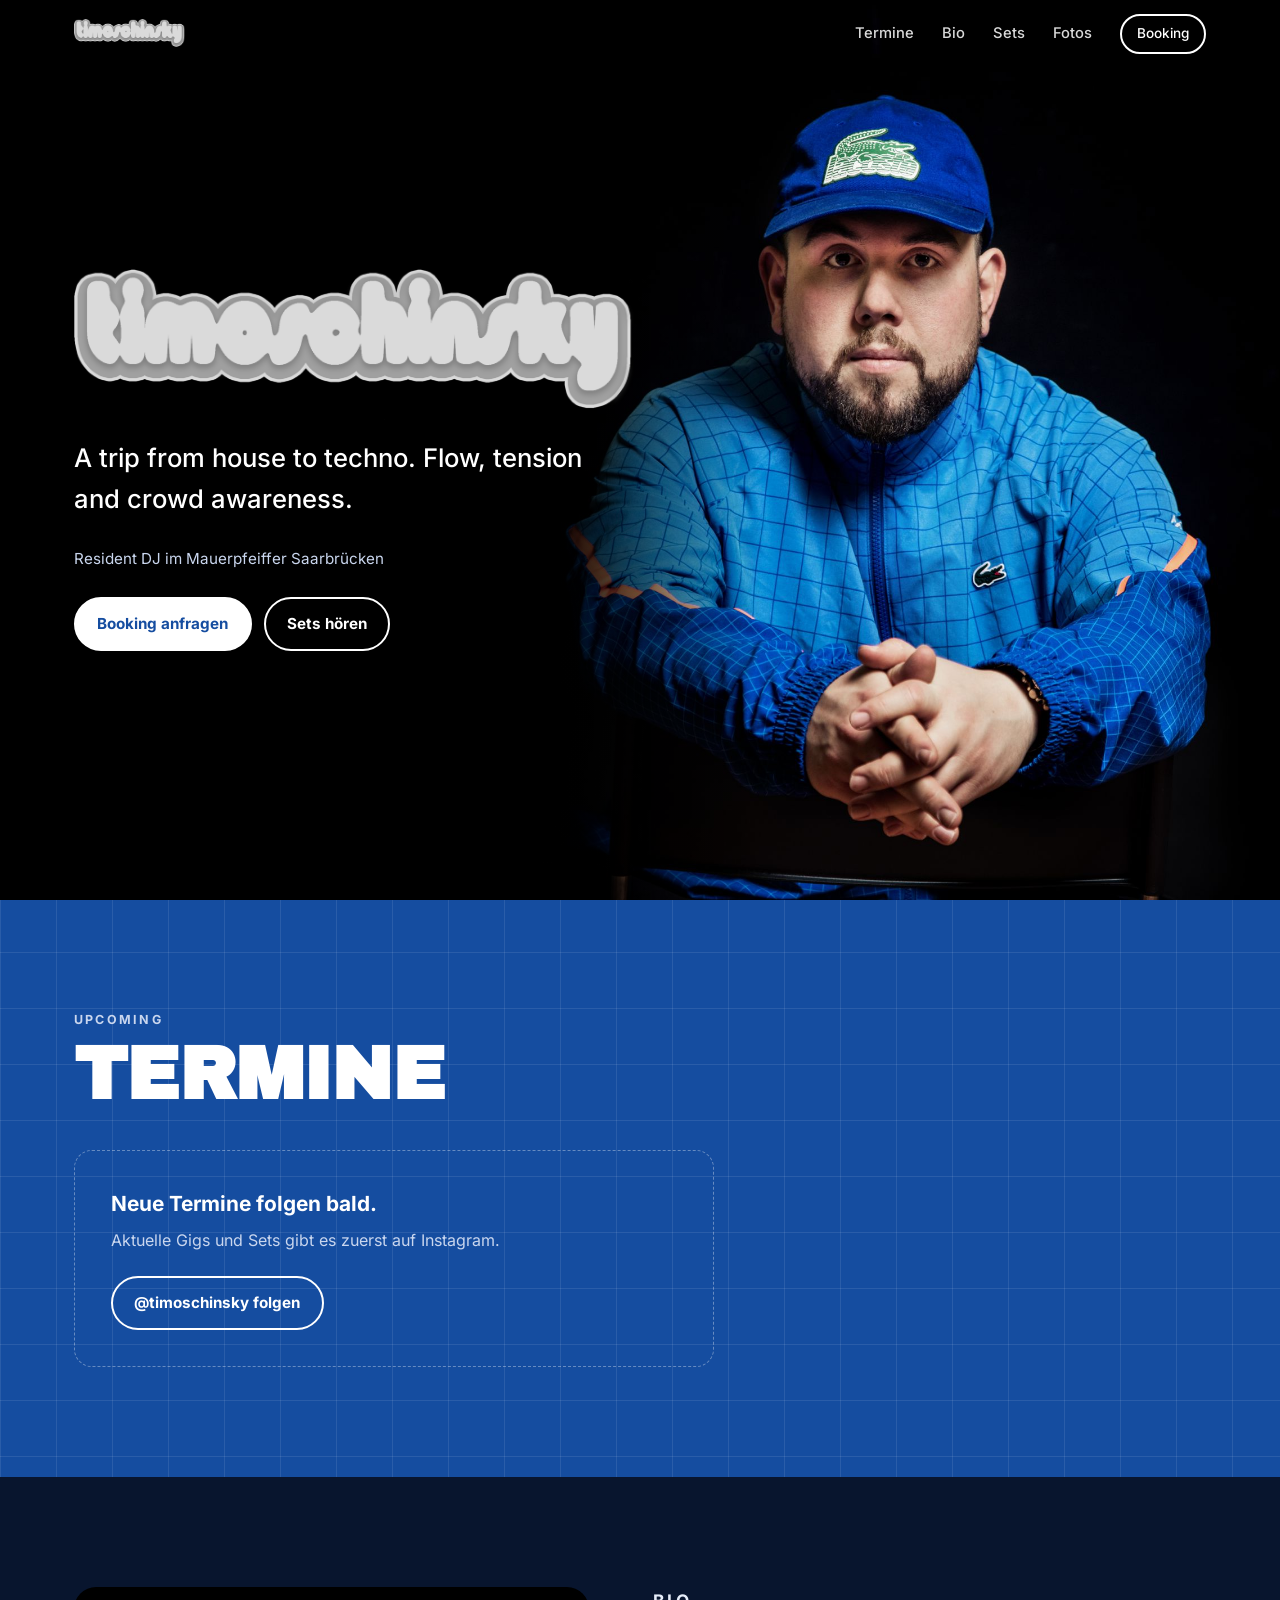
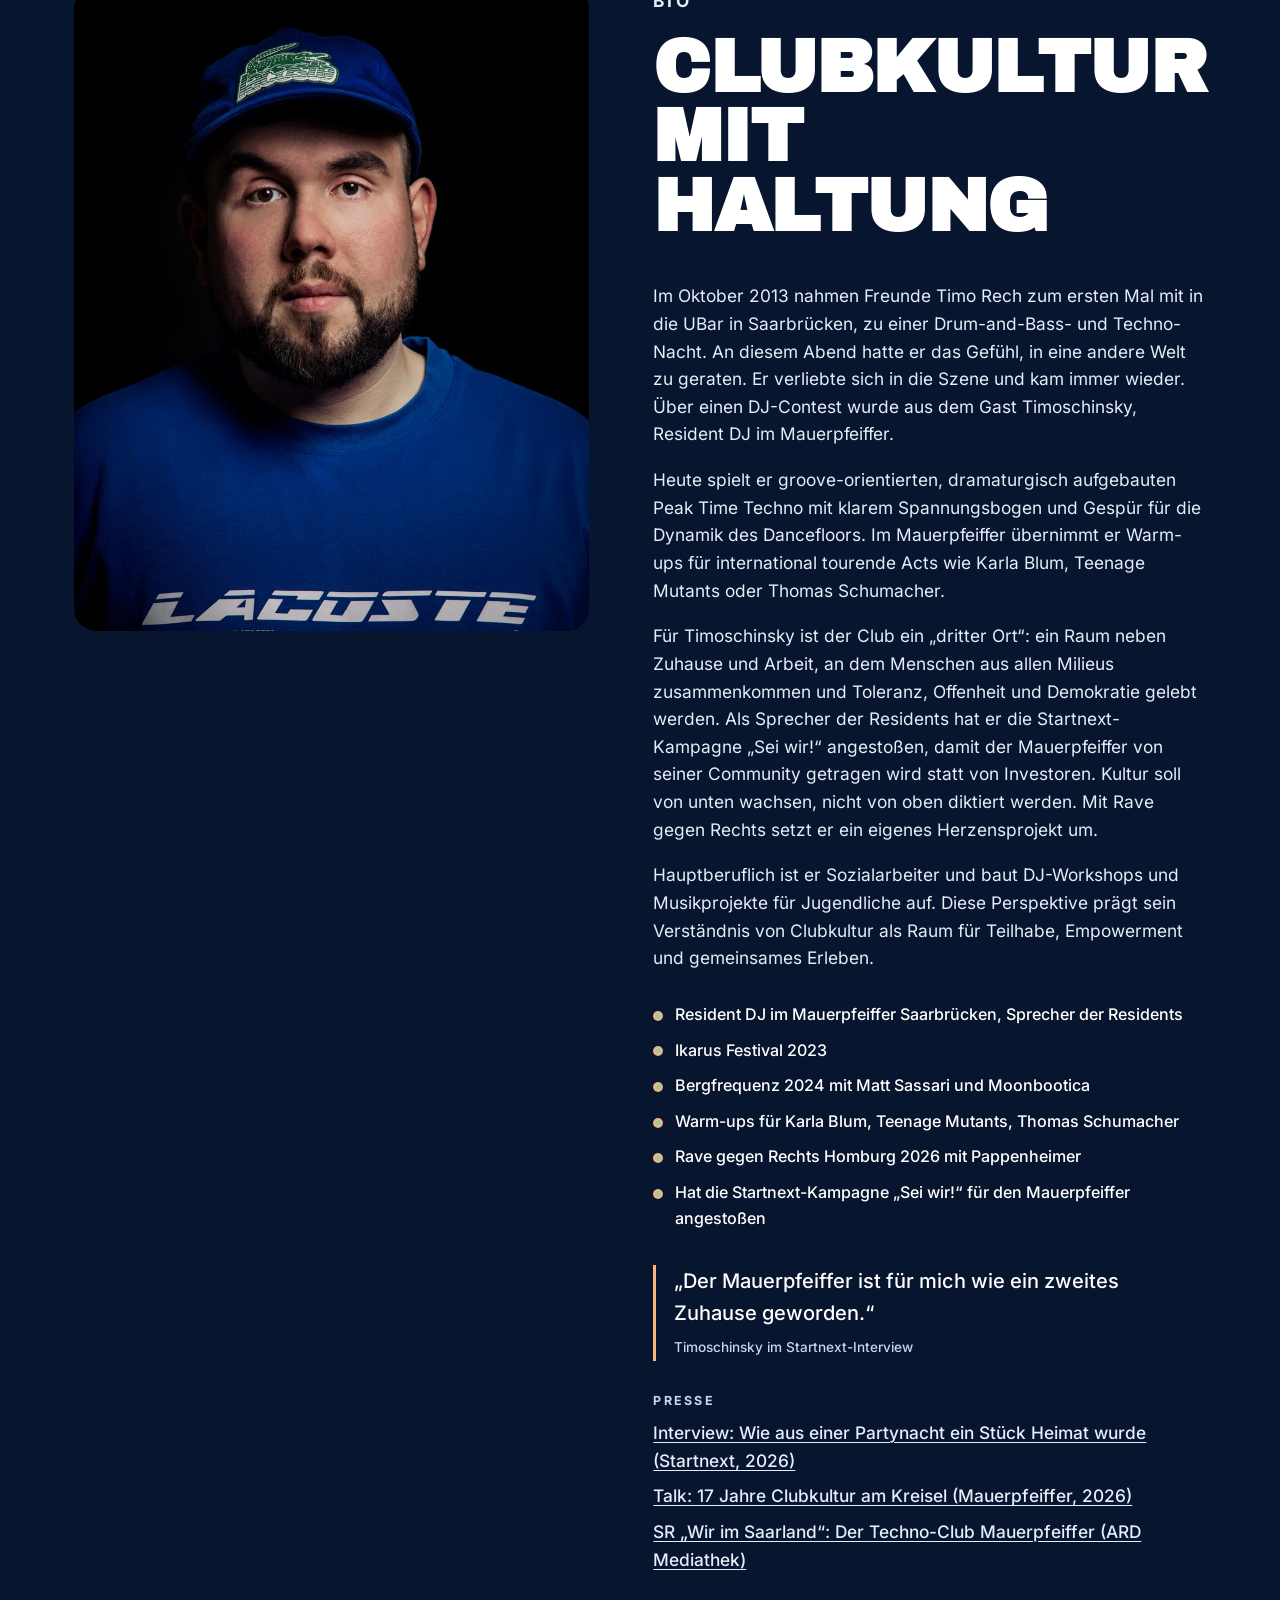
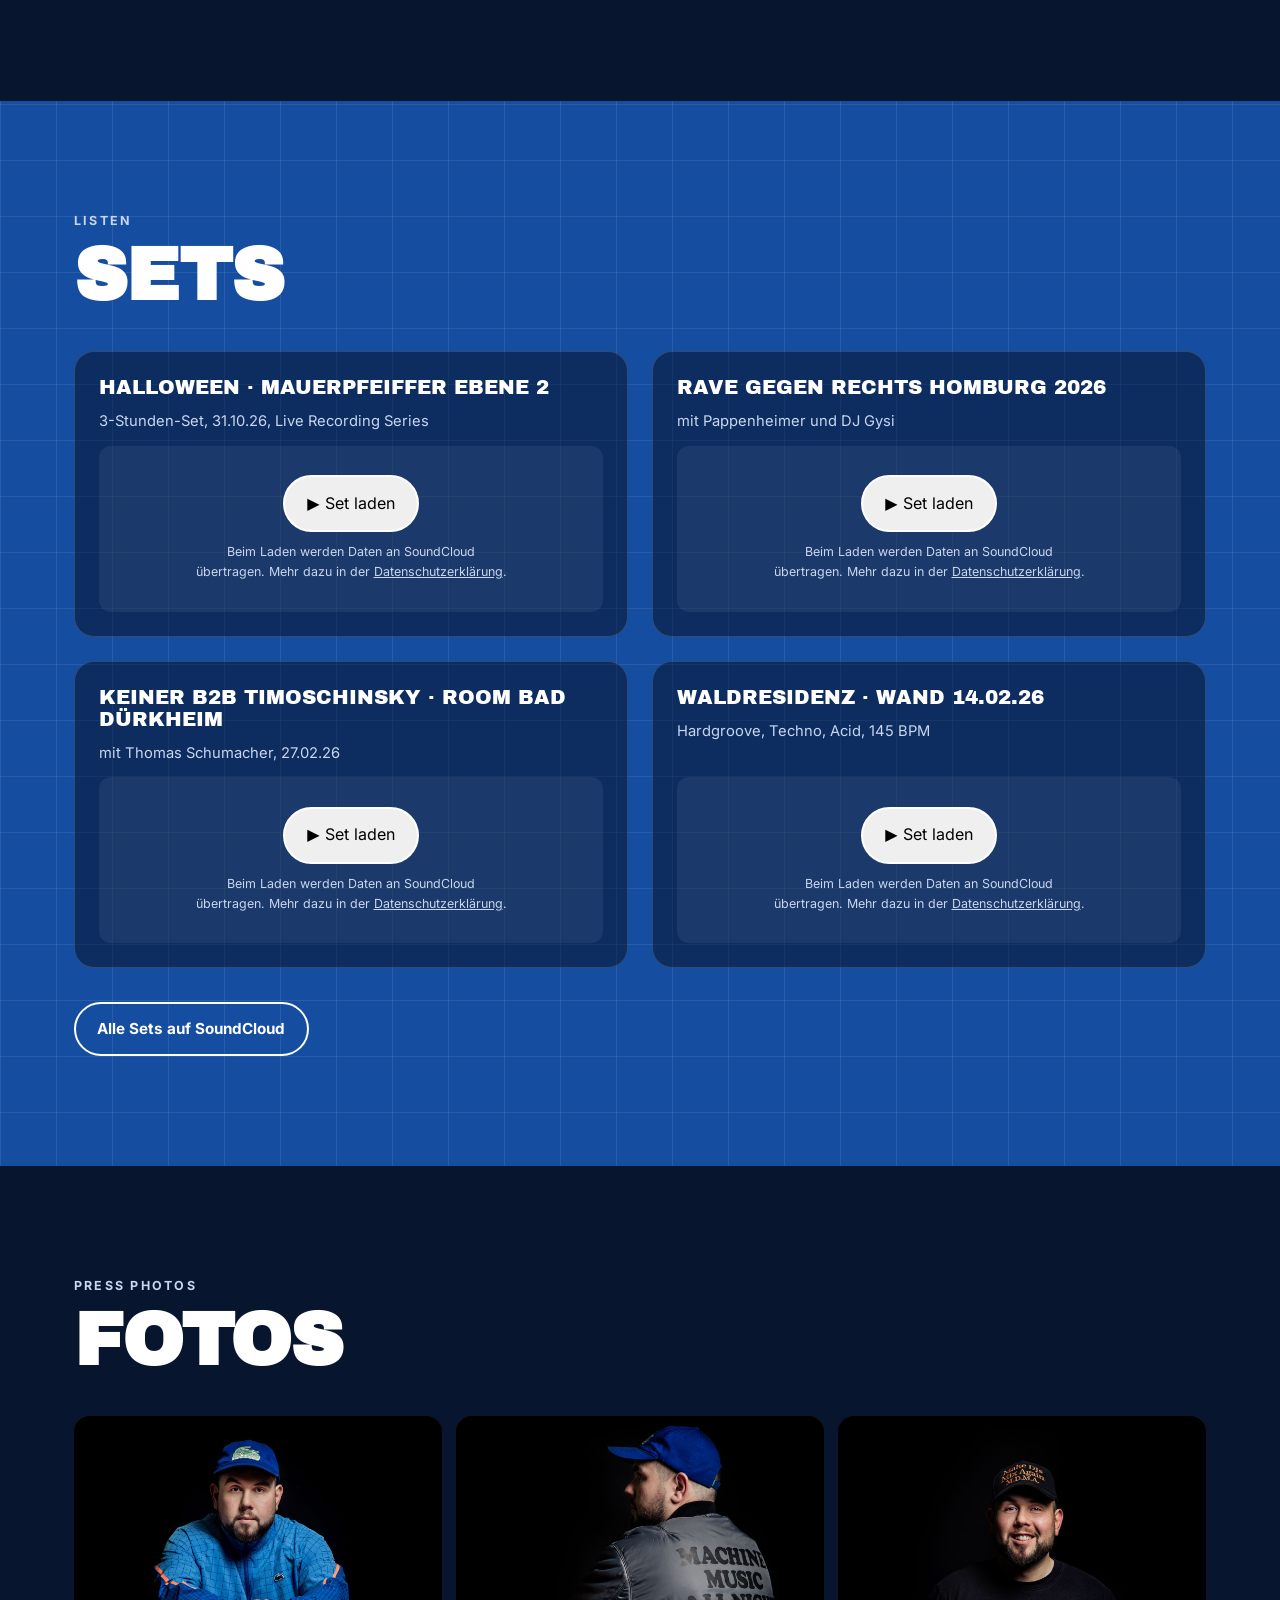
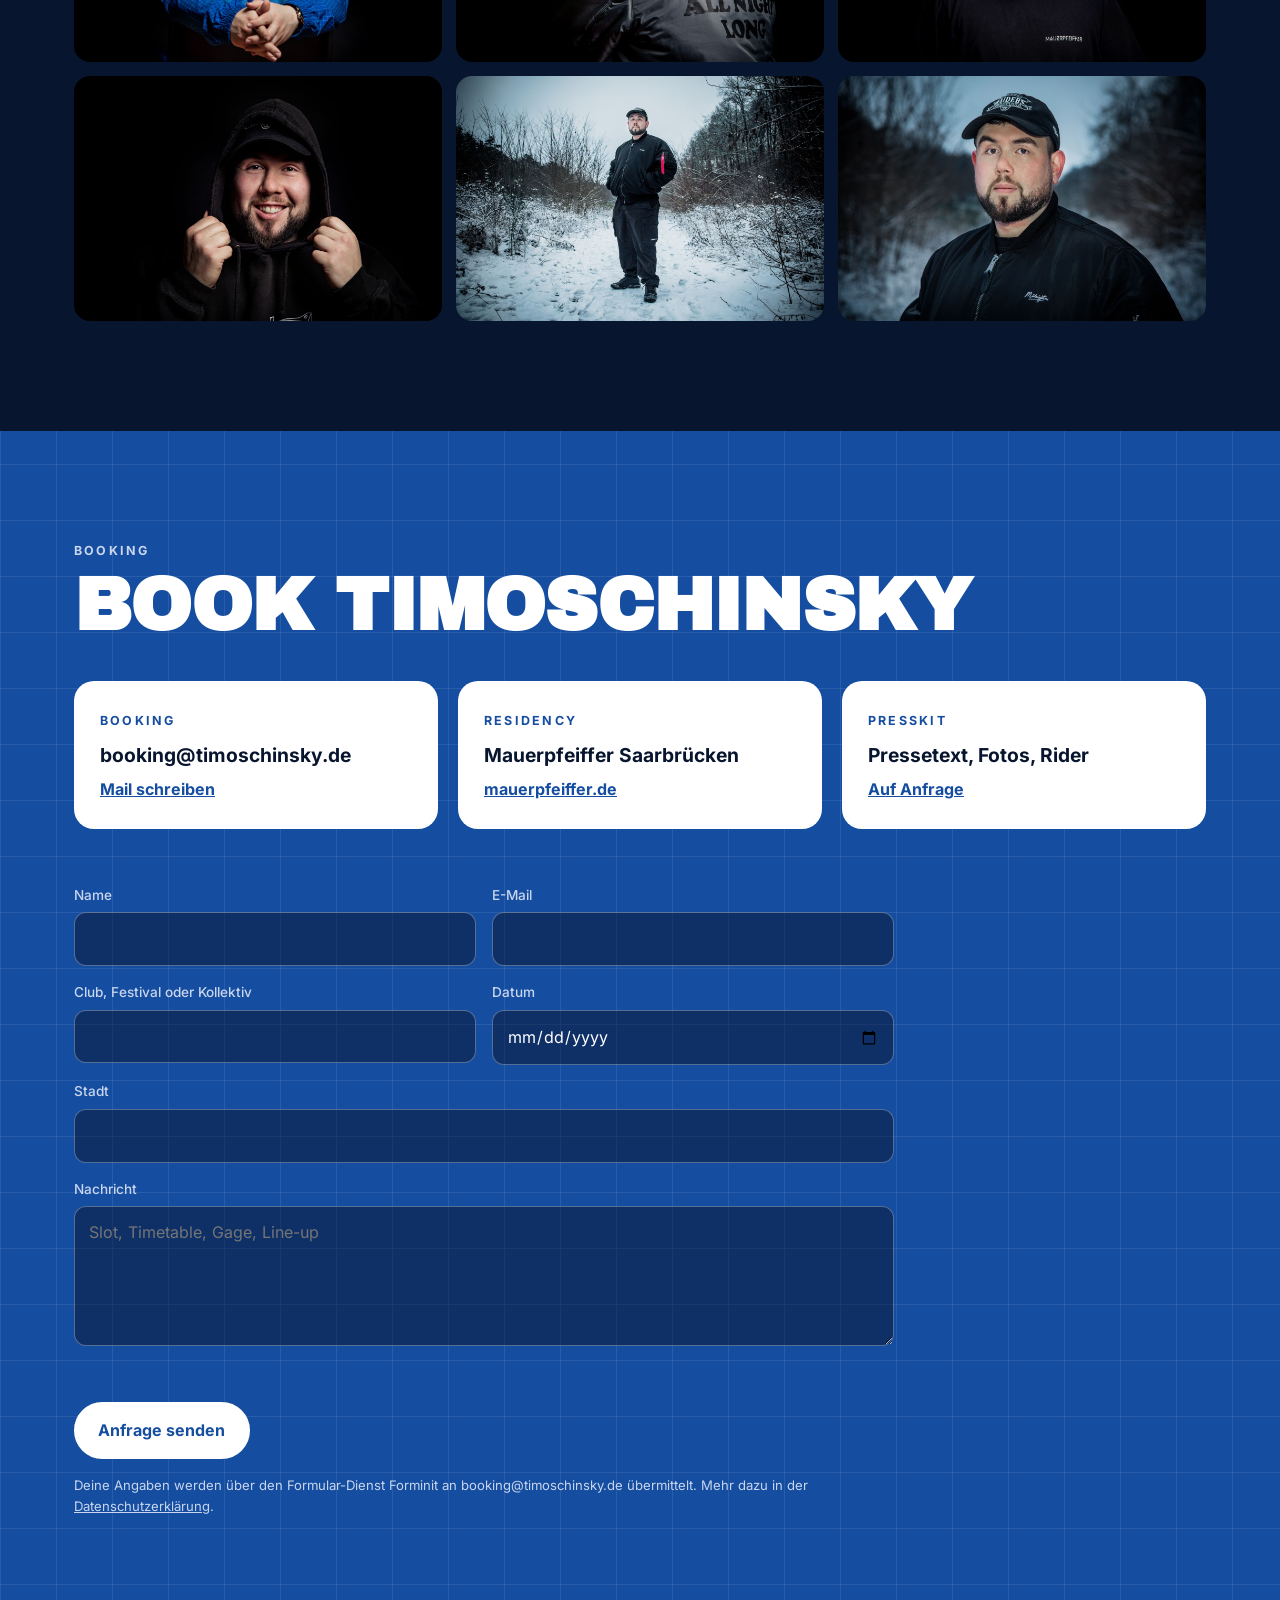
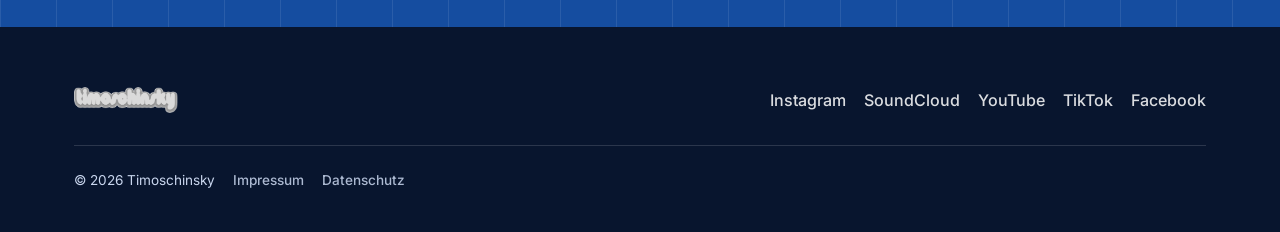
<file: index.html>
<!DOCTYPE html>
<html lang="de">
<head>
<meta charset="utf-8">
<meta name="viewport" content="width=device-width, initial-scale=1">
<title>Timoschinsky · Techno DJ · Resident im Mauerpfeiffer</title>
<meta name="description" content="Timoschinsky ist Resident DJ im Mauerpfeiffer Saarbrücken. Groove-orientierter Peak Time Techno mit klarem Spannungsbogen. Termine, Sets und Booking.">
<link rel="canonical" href="https://timoschinsky.de/">
<meta property="og:type" content="website">
<meta property="og:title" content="Timoschinsky · Techno DJ · Resident im Mauerpfeiffer">
<meta property="og:description" content="A trip from house to techno. Resident DJ im Mauerpfeiffer Saarbrücken.">
<meta property="og:image" content="https://timoschinsky.de/img/og.jpg">
<meta property="og:url" content="https://timoschinsky.de/">
<meta name="theme-color" content="#154da0">
<link rel="icon" type="image/png" href="img/favicon.png">
<link rel="apple-touch-icon" href="img/apple-touch-icon.png">
<link rel="preload" href="fonts/archivo-black.woff2" as="font" type="font/woff2" crossorigin>
<link rel="stylesheet" href="style.css">
<script type="application/ld+json">
{"@context":"https://schema.org","@type":"MusicGroup","name":"Timoschinsky","url":"https://timoschinsky.de/","genre":["Techno","Tech House","Hard Groove"],"image":"https://timoschinsky.de/img/og.jpg","sameAs":["https://www.instagram.com/timoschinsky","https://soundcloud.com/timoschinsky","https://www.youtube.com/@timoschinsky","https://www.tiktok.com/@timoschinsky","https://www.facebook.com/Timoschinsky/"]}
</script>
</head>
<body>
<a class="skip" href="#main">Zum Inhalt springen</a>

<header class="top" id="top">
  <div class="wrap">
    <a class="logo" href="#main" aria-label="Timoschinsky, zum Seitenanfang"><img src="img/logo.png" alt="Timoschinsky" width="1200" height="323"></a>
    <nav aria-label="Hauptnavigation">
      <a href="#gigs">Termine</a>
      <a href="#bio">Bio</a>
      <a href="#mixe">Sets</a>
      <a href="#fotos">Fotos</a>
      <a class="btn btn-ghost" href="#booking">Booking</a>
    </nav>
  </div>
</header>

<main id="main">
  <section class="hero" aria-label="Timoschinsky">
    <picture>
      <source media="(max-width:760px)" srcset="img/hero-m.jpg">
      <img src="img/hero.jpg" alt="Timoschinsky im blauen Trainingsanzug mit blauer Cap vor schwarzem Hintergrund" width="2400" height="1600" fetchpriority="high">
    </picture>
    <div class="wrap">
      <h1><img src="img/logo.png" alt="Timoschinsky" width="1200" height="323"></h1>
      <p class="claim">A trip from house to techno. Flow, tension and crowd awareness.</p>
      <p class="next" id="next-gig">Resident DJ im Mauerpfeiffer Saarbrücken</p>
      <div class="ctas">
        <a class="btn btn-solid" href="#booking">Booking anfragen</a>
        <a class="btn btn-ghost" href="#mixe">Sets hören</a>
      </div>
    </div>
  </section>

  <section id="gigs" class="reveal">
    <div class="wrap">
      <p class="kicker">Upcoming</p>
      <h2 class="display">Termine</h2>
      <div id="gig-out"></div>
    </div>
  </section>

  <section id="bio" class="bg-ink reveal">
    <div class="wrap bio-grid">
      <img src="img/bio.jpg" alt="Timoschinsky im Porträt mit blauer Cap und blauem Shirt" width="933" height="1400" loading="lazy">
      <div class="bio-text">
        <p class="kicker">Bio</p>
        <h2 class="display">Clubkultur mit Haltung</h2>
        <p>Im Oktober 2013 nahmen Freunde Timo Rech zum ersten Mal mit in die UBar in Saarbrücken, zu einer Drum-and-Bass- und Techno-Nacht. An diesem Abend hatte er das Gefühl, in eine andere Welt zu geraten. Er verliebte sich in die Szene und kam immer wieder. Über einen DJ-Contest wurde aus dem Gast Timoschinsky, Resident DJ im Mauerpfeiffer.</p>
        <p>Heute spielt er groove-orientierten, dramaturgisch aufgebauten Peak Time Techno mit klarem Spannungsbogen und Gespür für die Dynamik des Dancefloors. Im Mauerpfeiffer übernimmt er Warm-ups für international tourende Acts wie Karla Blum, Teenage Mutants oder Thomas Schumacher.</p>
        <p>Für Timoschinsky ist der Club ein „dritter Ort“: ein Raum neben Zuhause und Arbeit, an dem Menschen aus allen Milieus zusammenkommen und Toleranz, Offenheit und Demokratie gelebt werden. Als Sprecher der Residents hat er die Startnext-Kampagne „Sei wir!“ angestoßen, damit der Mauerpfeiffer von seiner Community getragen wird statt von Investoren. Kultur soll von unten wachsen, nicht von oben diktiert werden. Mit Rave gegen Rechts setzt er ein eigenes Herzensprojekt um.</p>
        <p>Hauptberuflich ist er Sozialarbeiter und baut DJ-Workshops und Musikprojekte für Jugendliche auf. Diese Perspektive prägt sein Verständnis von Clubkultur als Raum für Teilhabe, Empowerment und gemeinsames Erleben.</p>
        <ul class="facts">
          <li>Resident DJ im Mauerpfeiffer Saarbrücken, Sprecher der Residents</li>
          <li>Ikarus Festival 2023</li>
          <li>Bergfrequenz 2024 mit Matt Sassari und Moonbootica</li>
          <li>Warm-ups für Karla Blum, Teenage Mutants, Thomas Schumacher</li>
          <li>Rave gegen Rechts Homburg 2026 mit Pappenheimer</li>
          <li>Hat die Startnext-Kampagne „Sei wir!“ für den Mauerpfeiffer angestoßen</li>
        </ul>
        <blockquote>„Der Mauerpfeiffer ist für mich wie ein zweites Zuhause geworden.“<br><small style="font-size:.85rem;color:var(--mist)">Timoschinsky im Startnext-Interview</small></blockquote>
        <p class="press"><span class="kicker">Presse</span>
          <a href="https://www.startnext.com/blog/wie-aus-einer-partynacht-ein-stueck-heimat-wurde~ba1428.html" target="_blank" rel="noopener">Interview: Wie aus einer Partynacht ein Stück Heimat wurde (Startnext, 2026)</a>
          <a href="https://www.youtube.com/watch?v=RzB4oZA-DvM" target="_blank" rel="noopener">Talk: 17 Jahre Clubkultur am Kreisel (Mauerpfeiffer, 2026)</a>
          <a href="https://www.ardmediathek.de/video/wir-im-saarland-saar-nur/der-techno-club-mauerpfeiffer/sr/Y3JpZDovL3NyLW9ubGluZS5kZS9XSU1TXzE2MzYyMC9zZWN0aW9uLzU" target="_blank" rel="noopener">SR „Wir im Saarland“: Der Techno-Club Mauerpfeiffer (ARD Mediathek)</a>
        </p>
      </div>
    </div>
  </section>

  <section id="mixe" class="reveal">
    <div class="wrap">
      <p class="kicker">Listen</p>
      <h2 class="display">Sets</h2>
      <div class="mix-grid">
        <article class="mix">
          <h3>Halloween · Mauerpfeiffer Ebene 2</h3>
          <p>3-Stunden-Set, 31.10.26, Live Recording Series</p>
          <div class="embed" data-src="https://soundcloud.com/mauerpfeiffer/timoschinsky-mauerpfeiffer-1"></div>
        </article>
        <article class="mix">
          <h3>Rave gegen Rechts Homburg 2026</h3>
          <p>mit Pappenheimer und DJ Gysi</p>
          <div class="embed" data-src="https://soundcloud.com/timoschinsky/timoschinsky-rave-gegen-rechts"></div>
        </article>
        <article class="mix">
          <h3>Keiner b2b Timoschinsky · Room Bad Dürkheim</h3>
          <p>mit Thomas Schumacher, 27.02.26</p>
          <div class="embed" data-src="https://soundcloud.com/timoschinsky/keiner-b2b-timoschinsky-room-1"></div>
        </article>
        <article class="mix">
          <h3>Waldresidenz · Wand 14.02.26</h3>
          <p>Hardgroove, Techno, Acid, 145 BPM</p>
          <div class="embed" data-src="https://soundcloud.com/timoschinsky/timoschinsky-waldresidenz-wand"></div>
        </article>
        
      </div>
      <p class="more"><a class="btn btn-ghost" href="https://soundcloud.com/timoschinsky" target="_blank" rel="noopener">Alle Sets auf SoundCloud</a></p>
    </div>
  </section>

  <section id="fotos" class="bg-ink reveal" aria-label="Fotos">
    <div class="wrap">
      <p class="kicker">Press photos</p>
      <h2 class="display">Fotos</h2>
      <div class="gallery">
        <img src="img/g1.jpg" alt="Timoschinsky im blauen Trainingsanzug mit blauer Cap, Hände gefaltet" loading="lazy" width="1400" height="933">
        <img src="img/g2.jpg" alt="Timoschinsky von hinten, Jacke mit Aufschrift Machine Music All Night Long" loading="lazy" width="1400" height="933">
        <img src="img/g3.jpg" alt="Timoschinsky lachend mit Cap im schwarzen Shirt" loading="lazy" width="1400" height="933">
        <img src="img/g4.jpg" alt="Timoschinsky mit Kapuze, lachend" loading="lazy" width="1400" height="933">
        <img src="img/g5.jpg" alt="Timoschinsky im Schnee auf einem Waldweg" loading="lazy" width="1400" height="933">
        <img src="img/g6.jpg" alt="Timoschinsky im Porträt im Winterwald" loading="lazy" width="1400" height="933">
      </div>
    </div>
  </section>

  <section id="booking" class="booking reveal">
    <div class="wrap">
      <p class="kicker">Booking</p>
      <h2 class="display">Book Timoschinsky</h2>
      <div class="cards">
        <div class="card">
          <span class="kicker">Booking</span>
          <b>booking@timoschinsky.de</b>
          <a href="mailto:booking@timoschinsky.de?subject=Booking-Anfrage%20Timoschinsky">Mail schreiben</a>
        </div>
        <div class="card">
          <span class="kicker">Residency</span>
          <b>Mauerpfeiffer Saarbrücken</b>
          <a href="https://mauerpfeiffer.de/" target="_blank" rel="noopener">mauerpfeiffer.de</a>
        </div>
        <div class="card">
          <span class="kicker">Presskit</span>
          <b>Pressetext, Fotos, Rider</b>
          <a href="mailto:booking@timoschinsky.de?subject=Presskit%20Timoschinsky">Auf Anfrage</a>
        </div>
      </div>

      <form id="booking-form" novalidate>
        <div><label for="f-name">Name</label><input id="f-name" name="fi-sender-fullName" autocomplete="name" required></div>
        <div><label for="f-email">E-Mail</label><input id="f-email" name="fi-sender-email" type="email" autocomplete="email" required></div>
        <div><label for="f-org">Club, Festival oder Kollektiv</label><input id="f-org" name="fi-text-organization" required></div>
        <div><label for="f-date">Datum</label><input id="f-date" name="fi-date-eventdate" type="date"></div>
        <div class="full"><label for="f-city">Stadt</label><input id="f-city" name="fi-text-city"></div>
        <div class="full"><label for="f-msg">Nachricht</label><textarea id="f-msg" name="fi-text-message" placeholder="Slot, Timetable, Gage, Line-up" required></textarea></div>
        <p class="full note" id="f-error" role="alert"></p>
        <p class="full note" id="f-ok" role="status" style="color:#fff;font-weight:700"></p>
        <button class="btn btn-solid" type="submit" id="f-submit">Anfrage senden</button>
        <p class="full note">Deine Angaben werden über den Formular-Dienst Forminit an booking@timoschinsky.de übermittelt. Mehr dazu in der <a href="datenschutz.html">Datenschutzerklärung</a>.</p>
      </form>
    </div>
  </section>
</main>

<footer>
  <div class="wrap">
    <img src="img/logo.png" alt="Timoschinsky" width="1200" height="323" loading="lazy">
    <nav class="socials" aria-label="Social Media">
      <a href="https://www.instagram.com/timoschinsky" target="_blank" rel="noopener">Instagram</a>
      <a href="https://soundcloud.com/timoschinsky" target="_blank" rel="noopener">SoundCloud</a>
      <a href="https://www.youtube.com/@timoschinsky" target="_blank" rel="noopener">YouTube</a>
      <a href="https://www.tiktok.com/@timoschinsky" target="_blank" rel="noopener">TikTok</a>
      <a href="https://www.facebook.com/Timoschinsky/" target="_blank" rel="noopener">Facebook</a>
    </nav>
    <div class="legal"><span>© <span id="yr">2026</span> Timoschinsky</span><a href="impressum.html">Impressum</a><a href="datenschutz.html">Datenschutz</a></div>
  </div>
</footer>

<script src="gigs.js"></script>
<script src="forminit.js"></script>
<script src="main.js"></script>
</body>
</html>
</file>
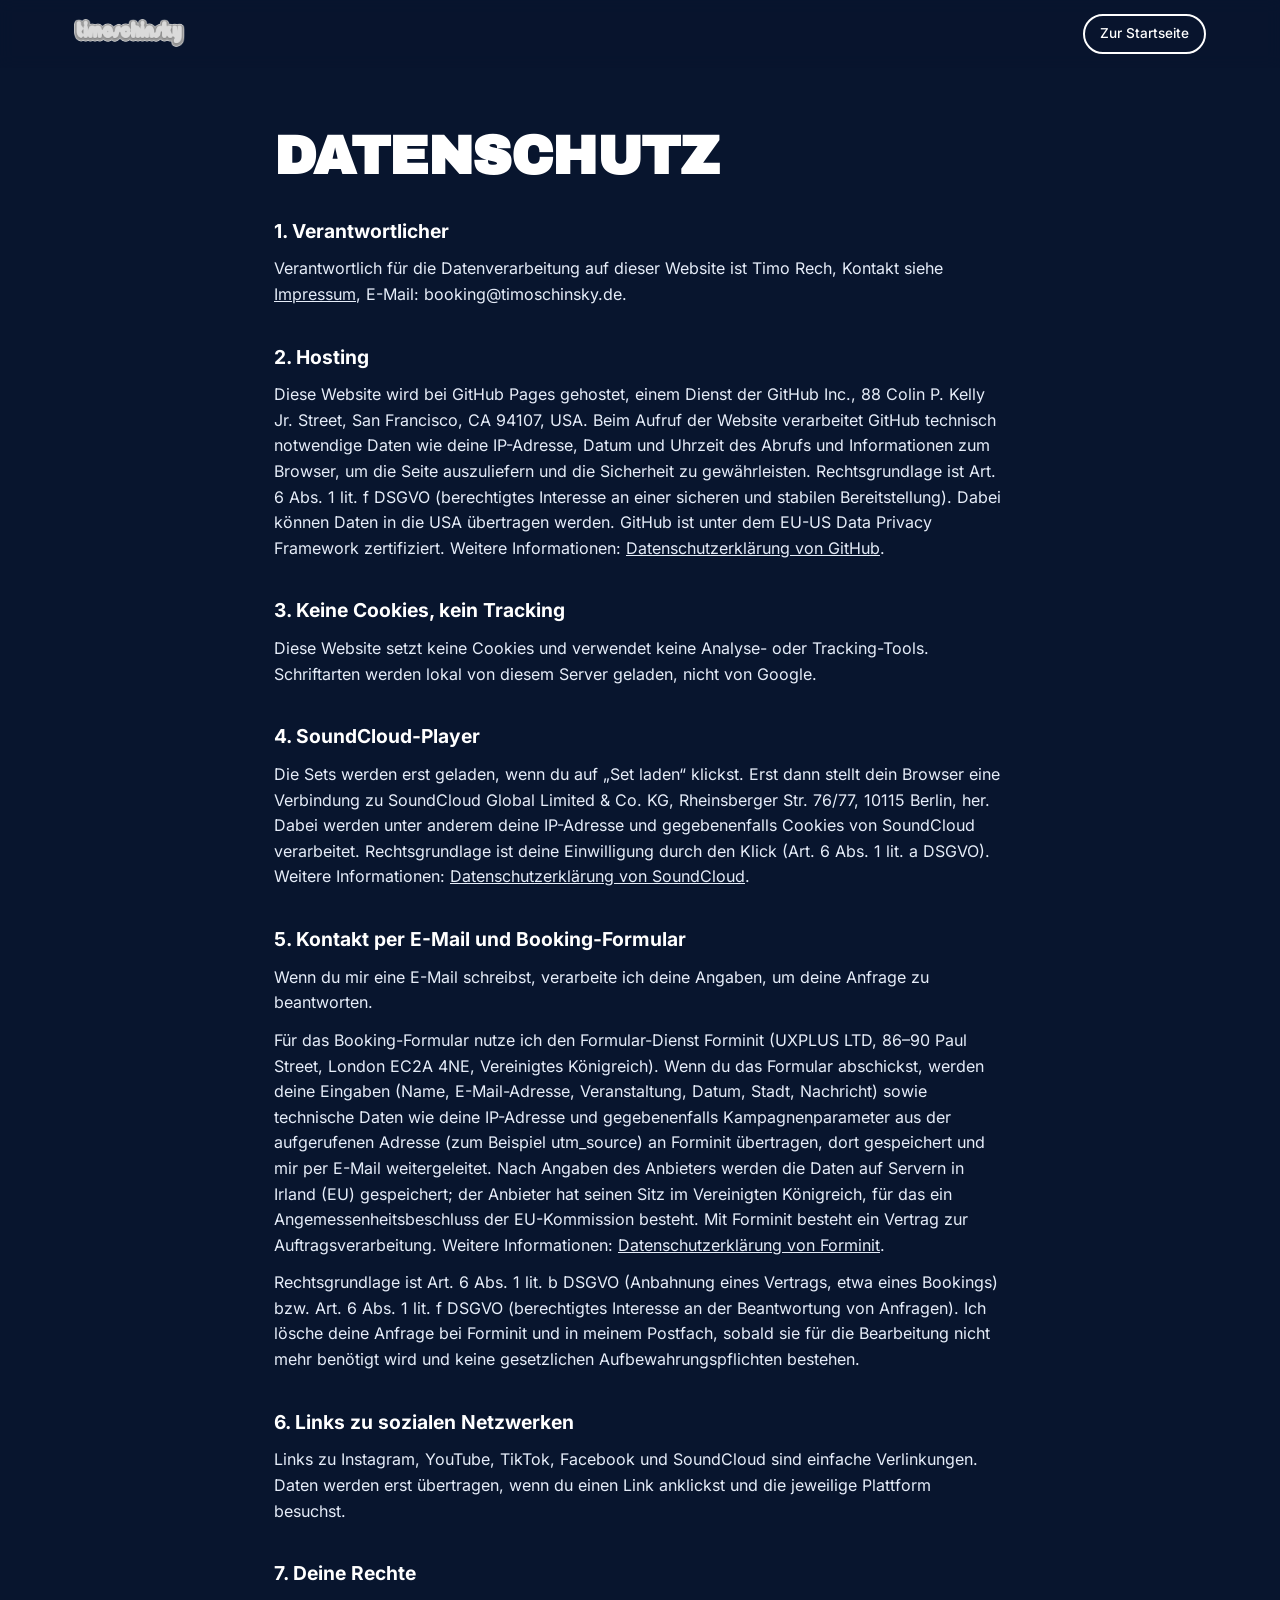
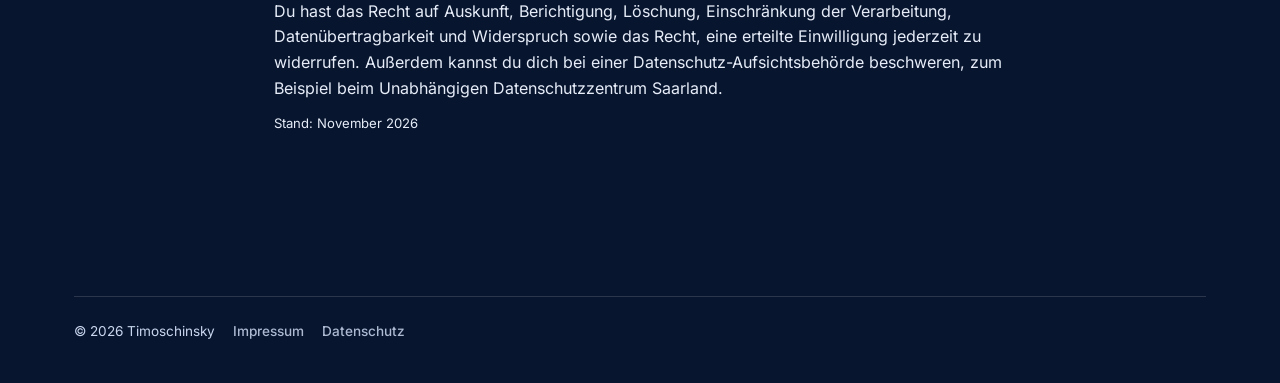
<file: datenschutz.html>
<!DOCTYPE html>
<html lang="de"><head><meta charset="utf-8"><meta name="viewport" content="width=device-width, initial-scale=1">
<title>Datenschutz · Timoschinsky</title><meta name="robots" content="noindex">
<link rel="icon" type="image/png" href="img/favicon.png"><link rel="stylesheet" href="style.css"></head>
<body><header class="top scrolled"><div class="wrap"><a class="logo" href="index.html"><img src="img/logo.png" alt="Timoschinsky, zur Startseite" width="1200" height="323"></a>
<nav><a class="btn btn-ghost" href="index.html">Zur Startseite</a></nav></div></header>
<main class="page bg-ink"><div class="wrap"><h1 class="display">Datenschutz</h1>
<h2>1. Verantwortlicher</h2>
<p>Verantwortlich für die Datenverarbeitung auf dieser Website ist Timo Rech, Kontakt siehe <a href="impressum.html">Impressum</a>, E-Mail: booking@timoschinsky.de.</p>
<h2>2. Hosting</h2>
<p>Diese Website wird bei GitHub Pages gehostet, einem Dienst der GitHub Inc., 88 Colin P. Kelly Jr. Street, San Francisco, CA 94107, USA. Beim Aufruf der Website verarbeitet GitHub technisch notwendige Daten wie deine IP-Adresse, Datum und Uhrzeit des Abrufs und Informationen zum Browser, um die Seite auszuliefern und die Sicherheit zu gewährleisten. Rechtsgrundlage ist Art. 6 Abs. 1 lit. f DSGVO (berechtigtes Interesse an einer sicheren und stabilen Bereitstellung). Dabei können Daten in die USA übertragen werden. GitHub ist unter dem EU-US Data Privacy Framework zertifiziert. Weitere Informationen: <a href="https://docs.github.com/de/site-policy/privacy-policies/github-general-privacy-statement" target="_blank" rel="noopener">Datenschutzerklärung von GitHub</a>.</p>
<h2>3. Keine Cookies, kein Tracking</h2>
<p>Diese Website setzt keine Cookies und verwendet keine Analyse- oder Tracking-Tools. Schriftarten werden lokal von diesem Server geladen, nicht von Google.</p>
<h2>4. SoundCloud-Player</h2>
<p>Die Sets werden erst geladen, wenn du auf „Set laden“ klickst. Erst dann stellt dein Browser eine Verbindung zu SoundCloud Global Limited &amp; Co. KG, Rheinsberger Str. 76/77, 10115 Berlin, her. Dabei werden unter anderem deine IP-Adresse und gegebenenfalls Cookies von SoundCloud verarbeitet. Rechtsgrundlage ist deine Einwilligung durch den Klick (Art. 6 Abs. 1 lit. a DSGVO). Weitere Informationen: <a href="https://soundcloud.com/pages/privacy" target="_blank" rel="noopener">Datenschutzerklärung von SoundCloud</a>.</p>
<h2>5. Kontakt per E-Mail und Booking-Formular</h2>
<p>Wenn du mir eine E-Mail schreibst, verarbeite ich deine Angaben, um deine Anfrage zu beantworten.</p>
<p>Für das Booking-Formular nutze ich den Formular-Dienst Forminit (UXPLUS LTD, 86–90 Paul Street, London EC2A 4NE, Vereinigtes Königreich). Wenn du das Formular abschickst, werden deine Eingaben (Name, E-Mail-Adresse, Veranstaltung, Datum, Stadt, Nachricht) sowie technische Daten wie deine IP-Adresse und gegebenenfalls Kampagnenparameter aus der aufgerufenen Adresse (zum Beispiel utm_source) an Forminit übertragen, dort gespeichert und mir per E-Mail weitergeleitet. Nach Angaben des Anbieters werden die Daten auf Servern in Irland (EU) gespeichert; der Anbieter hat seinen Sitz im Vereinigten Königreich, für das ein Angemessenheitsbeschluss der EU-Kommission besteht. Mit Forminit besteht ein Vertrag zur Auftragsverarbeitung. Weitere Informationen: <a href="https://forminit.com/privacy-policy/" target="_blank" rel="noopener">Datenschutzerklärung von Forminit</a>.</p>
<p>Rechtsgrundlage ist Art. 6 Abs. 1 lit. b DSGVO (Anbahnung eines Vertrags, etwa eines Bookings) bzw. Art. 6 Abs. 1 lit. f DSGVO (berechtigtes Interesse an der Beantwortung von Anfragen). Ich lösche deine Anfrage bei Forminit und in meinem Postfach, sobald sie für die Bearbeitung nicht mehr benötigt wird und keine gesetzlichen Aufbewahrungspflichten bestehen.</p>
<h2>6. Links zu sozialen Netzwerken</h2>
<p>Links zu Instagram, YouTube, TikTok, Facebook und SoundCloud sind einfache Verlinkungen. Daten werden erst übertragen, wenn du einen Link anklickst und die jeweilige Plattform besuchst.</p>
<h2>7. Deine Rechte</h2>
<p>Du hast das Recht auf Auskunft, Berichtigung, Löschung, Einschränkung der Verarbeitung, Datenübertragbarkeit und Widerspruch sowie das Recht, eine erteilte Einwilligung jederzeit zu widerrufen. Außerdem kannst du dich bei einer Datenschutz-Aufsichtsbehörde beschweren, zum Beispiel beim Unabhängigen Datenschutzzentrum Saarland.</p>
<p class="note">Stand: November 2026</p>
</div></main><footer><div class="wrap"><div class="legal"><span>© 2026 Timoschinsky</span><a href="impressum.html">Impressum</a><a href="datenschutz.html">Datenschutz</a></div></div></footer></body></html>
</file>
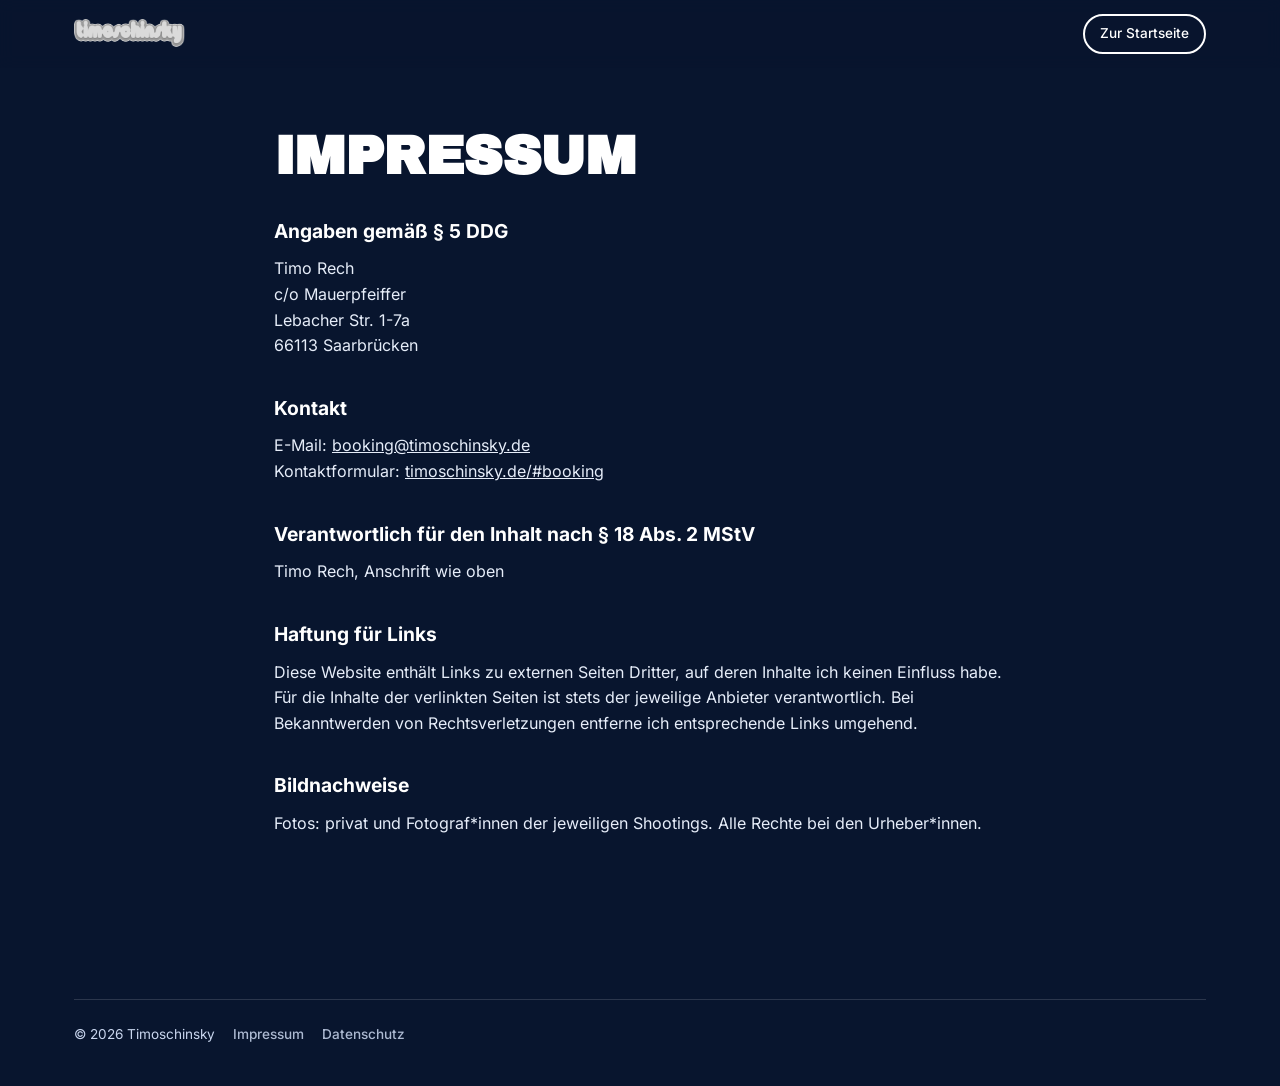
<file: impressum.html>
<!DOCTYPE html>
<html lang="de"><head><meta charset="utf-8"><meta name="viewport" content="width=device-width, initial-scale=1">
<title>Impressum · Timoschinsky</title><meta name="robots" content="noindex">
<link rel="icon" type="image/png" href="img/favicon.png"><link rel="stylesheet" href="style.css"></head>
<body><header class="top scrolled"><div class="wrap"><a class="logo" href="index.html"><img src="img/logo.png" alt="Timoschinsky, zur Startseite" width="1200" height="323"></a>
<nav><a class="btn btn-ghost" href="index.html">Zur Startseite</a></nav></div></header>
<main class="page bg-ink"><div class="wrap"><h1 class="display">Impressum</h1>
<h2>Angaben gemäß § 5 DDG</h2>
<p>Timo Rech<br>c/o Mauerpfeiffer<br>Lebacher Str. 1-7a<br>66113 Saarbrücken</p>
<h2>Kontakt</h2>
<p>E-Mail: <a href="mailto:booking@timoschinsky.de">booking@timoschinsky.de</a><br>Kontaktformular: <a href="index.html#booking">timoschinsky.de/#booking</a></p>
<h2>Verantwortlich für den Inhalt nach § 18 Abs. 2 MStV</h2>
<p>Timo Rech, Anschrift wie oben</p>
<h2>Haftung für Links</h2>
<p>Diese Website enthält Links zu externen Seiten Dritter, auf deren Inhalte ich keinen Einfluss habe. Für die Inhalte der verlinkten Seiten ist stets der jeweilige Anbieter verantwortlich. Bei Bekanntwerden von Rechtsverletzungen entferne ich entsprechende Links umgehend.</p>
<h2>Bildnachweise</h2>
<p>Fotos: privat und Fotograf*innen der jeweiligen Shootings. Alle Rechte bei den Urheber*innen.</p>
</div></main><footer><div class="wrap"><div class="legal"><span>© 2026 Timoschinsky</span><a href="impressum.html">Impressum</a><a href="datenschutz.html">Datenschutz</a></div></div></footer></body></html>
</file>
<file: style.css>
@font-face{font-family:"Archivo Black";src:url(fonts/archivo-black.woff2) format("woff2");font-display:swap}
@font-face{font-family:Inter;src:url(fonts/inter-400.woff2) format("woff2");font-weight:400;font-display:swap}
@font-face{font-family:Inter;src:url(fonts/inter-500.woff2) format("woff2");font-weight:500;font-display:swap}
@font-face{font-family:Inter;src:url(fonts/inter-700.woff2) format("woff2");font-weight:700;font-display:swap}

:root{
  --blue:#154da0;
  --blue-deep:#0d3576;
  --ink:#08152e;
  --white:#ffffff;
  --mist:#c9d6ee;
  --line:rgba(255,255,255,.14);
  --violet:#8a7bff;
  --orange:#ffb27a;
  --green:#5fe0a8;
  --max:1180px;
  --grid:linear-gradient(rgba(255,255,255,.09) 1px,transparent 1px),linear-gradient(90deg,rgba(255,255,255,.09) 1px,transparent 1px);
}
*{box-sizing:border-box;margin:0;padding:0}
html{scroll-behavior:smooth;scroll-padding-top:72px}
html,body{overflow-x:clip}
body{font-family:Inter,system-ui,sans-serif;color:var(--white);background:var(--blue);background-image:var(--grid);background-size:56px 56px;line-height:1.6;-webkit-font-smoothing:antialiased}
img{display:block;max-width:100%}
a{color:inherit}
.wrap{max-width:var(--max);margin:0 auto;padding:0 24px}
.display{font-family:"Archivo Black",Inter,sans-serif;text-transform:uppercase;letter-spacing:-.01em;line-height:.95}
.kicker{font-size:.78rem;font-weight:700;letter-spacing:.18em;text-transform:uppercase;color:var(--mist)}
.btn{display:inline-flex;align-items:center;gap:.5em;padding:.85em 1.4em;border-radius:999px;font-weight:700;font-size:.95rem;text-decoration:none;border:2px solid var(--white);transition:background .2s,color .2s}
.btn-solid{background:var(--white);color:var(--blue)}
.btn-solid:hover{background:transparent;color:var(--white)}
.btn-ghost:hover{background:var(--white);color:var(--blue)}
.skip{position:absolute;left:-9999px}
.skip:focus{left:16px;top:16px;z-index:99;background:#fff;color:var(--blue);padding:8px 12px}
:focus-visible{outline:3px solid var(--orange);outline-offset:3px}

/* Header */
.top{position:fixed;inset:0 0 auto 0;z-index:50;transition:background .25s}
.top.scrolled{background:rgba(8,21,46,.88);backdrop-filter:blur(8px)}
.top .wrap{display:flex;align-items:center;justify-content:space-between;height:68px}
.top .logo img{height:30px;width:auto}
.top nav{display:flex;gap:28px;align-items:center}
.top nav a{text-decoration:none;font-weight:500;font-size:.92rem;opacity:.85}
.top nav a:hover{opacity:1}
.top nav .btn{padding:.5em 1.1em;font-size:.85rem;opacity:1}
@media(max-width:760px){.top nav a:not(.btn){display:none}}

/* Hero */
.hero{position:relative;min-height:100svh;display:flex;align-items:center;background:#000;overflow:hidden}
.hero picture{position:absolute;top:0;right:0;bottom:0;width:58%}
.hero picture img{position:absolute;inset:0;width:100%;height:100%;object-fit:cover;object-position:48% 30%}
.hero::after{content:"";position:absolute;top:0;bottom:0;right:0;width:58%;background:linear-gradient(90deg,#000 0%,rgba(0,0,0,0) 30%)}
.hero .wrap{position:relative;z-index:2;width:100%;padding-top:80px;padding-bottom:60px}
.hero .wrap>*{max-width:560px}
.hero h1{font-size:clamp(3rem,10vw,8.5rem)}
.hero h1 img{width:100%;height:auto}
.hero .claim{font-size:clamp(1.15rem,2.2vw,1.6rem);font-weight:500;margin:18px 0 26px;max-width:32ch}
.hero .next{display:inline-block;margin-bottom:26px;font-size:.95rem;color:var(--mist)}
.hero .next b{color:var(--white)}
.hero .ctas{display:flex;gap:12px;flex-wrap:wrap}
@media(max-width:760px){
  .hero{min-height:auto;flex-direction:column;align-items:stretch;background:var(--ink)}
  .hero picture{position:relative;display:block;aspect-ratio:3/2;width:100%}
  .hero picture img{position:absolute}
  .hero::after{display:none}
  .hero .wrap{padding:28px 24px 44px;background:var(--ink)}
}

/* Sections */
section{padding:110px 0}
section h2{font-size:clamp(2rem,6vw,4.6rem);margin:10px 0 40px;overflow-wrap:break-word}
.bg-ink{background:var(--ink);background-image:none}

/* Gigs */
.gig-list{list-style:none;border-top:1px solid var(--line)}
.gig{display:grid;grid-template-columns:150px 1fr auto;gap:20px;align-items:center;padding:22px 0;border-bottom:1px solid var(--line)}
.gig time{font-weight:700;font-size:1.05rem}
.gig time span{display:block;font-weight:400;font-size:.85rem;color:var(--mist)}
.gig .where b{display:block;font-size:1.25rem;font-family:"Archivo Black",sans-serif;text-transform:uppercase;font-weight:400}
.gig .where span{color:var(--mist)}
.gig a{font-weight:700;text-decoration:none;white-space:nowrap}
@media(max-width:600px){.gig{grid-template-columns:1fr;gap:6px}}
.empty{border:1px dashed rgba(255,255,255,.35);border-radius:18px;padding:36px;max-width:640px}
.empty p{color:var(--mist);margin:8px 0 22px}
.empty strong{font-size:1.3rem}

/* Bio */
.bio-grid{display:grid;grid-template-columns:1.05fr 1fr;gap:64px;align-items:start}
.bio-grid>img{position:sticky;top:100px}
.bio-grid img{border-radius:22px;aspect-ratio:4/5;height:auto;object-fit:cover;object-position:50% 30%;width:100%}
.bio-text p{font-size:1.08rem;margin-bottom:18px;color:#e6edf9}
.facts{list-style:none;margin-top:30px;display:grid;gap:10px}
.facts li{padding-left:22px;position:relative;font-weight:500}
.facts li::before{content:"";position:absolute;left:0;top:.55em;width:10px;height:10px;border-radius:50%;background:radial-gradient(circle,var(--green),var(--orange) 55%,var(--violet))}
blockquote{margin-top:34px;font-size:1.25rem;font-weight:500;border-left:3px solid var(--orange);padding-left:18px}
@media(max-width:860px){.bio-grid{grid-template-columns:1fr;gap:36px}.bio-grid>img{position:static}}

/* Mixe */
.mix-grid{display:grid;grid-template-columns:repeat(2,minmax(0,1fr));gap:24px}
.mix{background:rgba(8,21,46,.55);border:1px solid var(--line);border-radius:20px;padding:24px;display:flex;flex-direction:column;gap:12px}
.mix h3{font-family:"Archivo Black",sans-serif;font-weight:400;text-transform:uppercase;font-size:1.25rem;line-height:1.1}
.mix p{color:var(--mist);font-size:.92rem}
.embed{margin-top:auto;border-radius:12px;overflow:hidden;background:rgba(255,255,255,.06);min-height:166px;display:flex;align-items:center;justify-content:center;text-align:center;padding:16px}
.embed iframe{width:100%;height:166px;border:0;display:block}
.embed.loaded{padding:0}
.embed small{display:block;color:var(--mist);font-size:.78rem;margin-top:10px;max-width:40ch}
.embed button{font:inherit;cursor:pointer}
@media(max-width:760px){.mix-grid{grid-template-columns:1fr}}
.more{margin-top:34px}

/* Fotos */
.gallery{display:grid;grid-template-columns:repeat(3,minmax(0,1fr));gap:14px}
.gallery img{width:100%;height:auto;aspect-ratio:3/2;object-fit:cover;border-radius:16px}
@media(max-width:760px){.gallery{grid-template-columns:repeat(2,minmax(0,1fr))}}

/* Booking */
.booking .cards{display:grid;grid-template-columns:repeat(3,minmax(0,1fr));gap:20px;margin-bottom:56px}
.card{background:var(--white);color:var(--ink);border-radius:20px;padding:26px}
.card .kicker{color:var(--blue)}
.card b{display:block;font-size:1.2rem;margin:8px 0 6px;word-break:break-word}
.card a{color:var(--blue);font-weight:700}
@media(max-width:860px){.booking .cards{grid-template-columns:1fr}}
form{display:grid;grid-template-columns:1fr 1fr;gap:16px;max-width:820px}
form .full{grid-column:1/-1}
label{display:block;font-size:.85rem;font-weight:500;margin-bottom:6px;color:var(--mist)}
input,textarea{width:100%;font:inherit;color:var(--white);background:rgba(8,21,46,.5);border:1px solid rgba(255,255,255,.3);border-radius:12px;padding:13px 14px}
input:focus,textarea:focus{outline:none;border-color:var(--white)}
textarea{min-height:140px;resize:vertical}
form .btn{justify-self:start;cursor:pointer;font:inherit;font-weight:700}
.note{font-size:.82rem;color:var(--mist)}
@media(max-width:600px){form{grid-template-columns:1fr}}

/* Footer */
footer{background:var(--ink);padding:60px 0 40px}
footer .wrap{display:flex;flex-wrap:wrap;gap:30px;justify-content:space-between;align-items:center}
footer img{height:28px;width:auto}
.socials{display:flex;flex-wrap:wrap;gap:18px}
.socials a,.legal a{text-decoration:none;font-weight:500;opacity:.85}
.socials a:hover,.legal a:hover{opacity:1;text-decoration:underline}
.legal{display:flex;gap:18px;font-size:.85rem;color:var(--mist);width:100%;border-top:1px solid var(--line);padding-top:24px}

/* Legal pages */
.page{padding:130px 0 90px}
.page .wrap{max-width:780px}
.page h1{font-size:clamp(2.2rem,5vw,3.4rem);margin-bottom:30px}
.page h2{font-family:Inter,sans-serif;text-transform:none;font-size:1.2rem;margin:34px 0 10px;letter-spacing:0}
.page p,.page li{color:#e6edf9;margin-bottom:12px}
.page ul{padding-left:20px}
.todo{background:var(--orange);color:var(--ink);padding:2px 6px;border-radius:6px;font-weight:700}

.reveal{opacity:0;transform:translateY(24px);transition:opacity .7s ease,transform .7s ease}
.reveal.in{opacity:1;transform:none}
@media(prefers-reduced-motion:reduce){.reveal{opacity:1;transform:none;transition:none}html{scroll-behavior:auto}}
.press{margin-top:30px;display:flex;flex-direction:column;gap:8px}
.press a{font-weight:500;text-underline-offset:3px}
</file>
